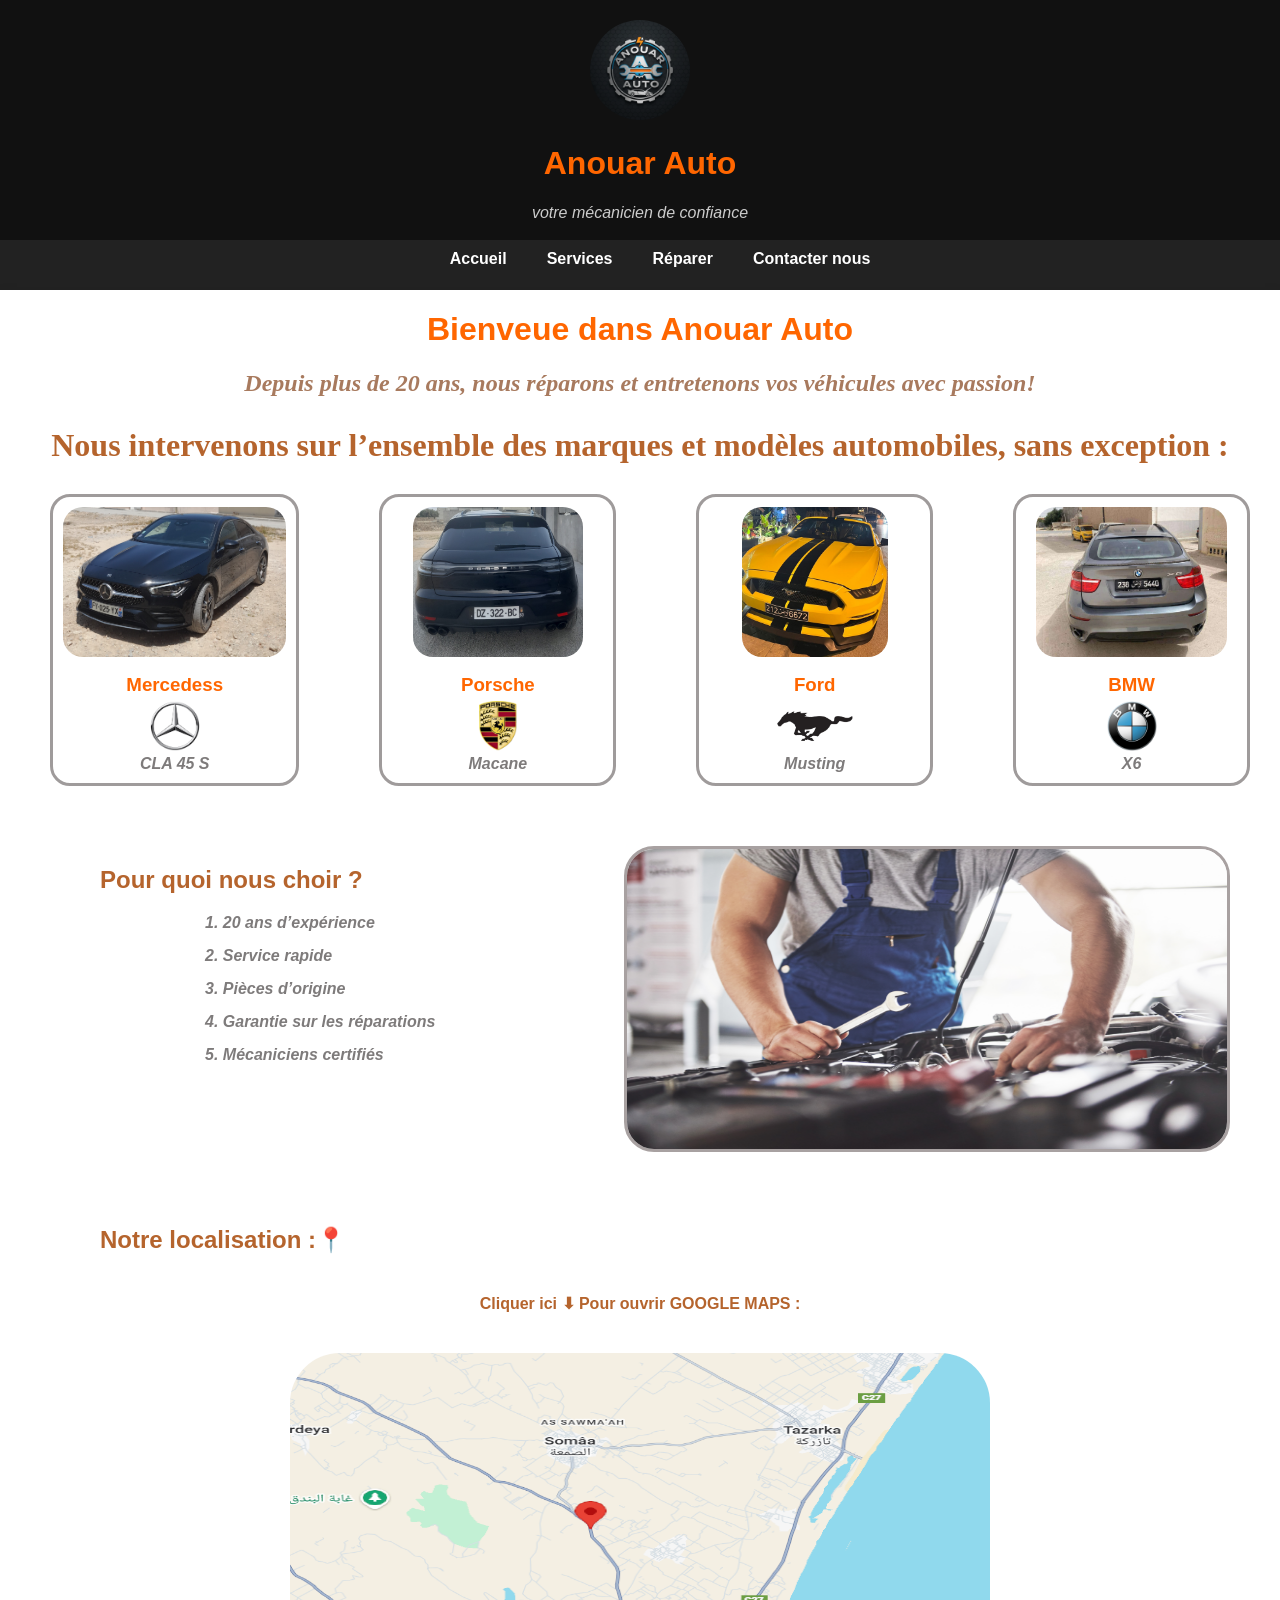
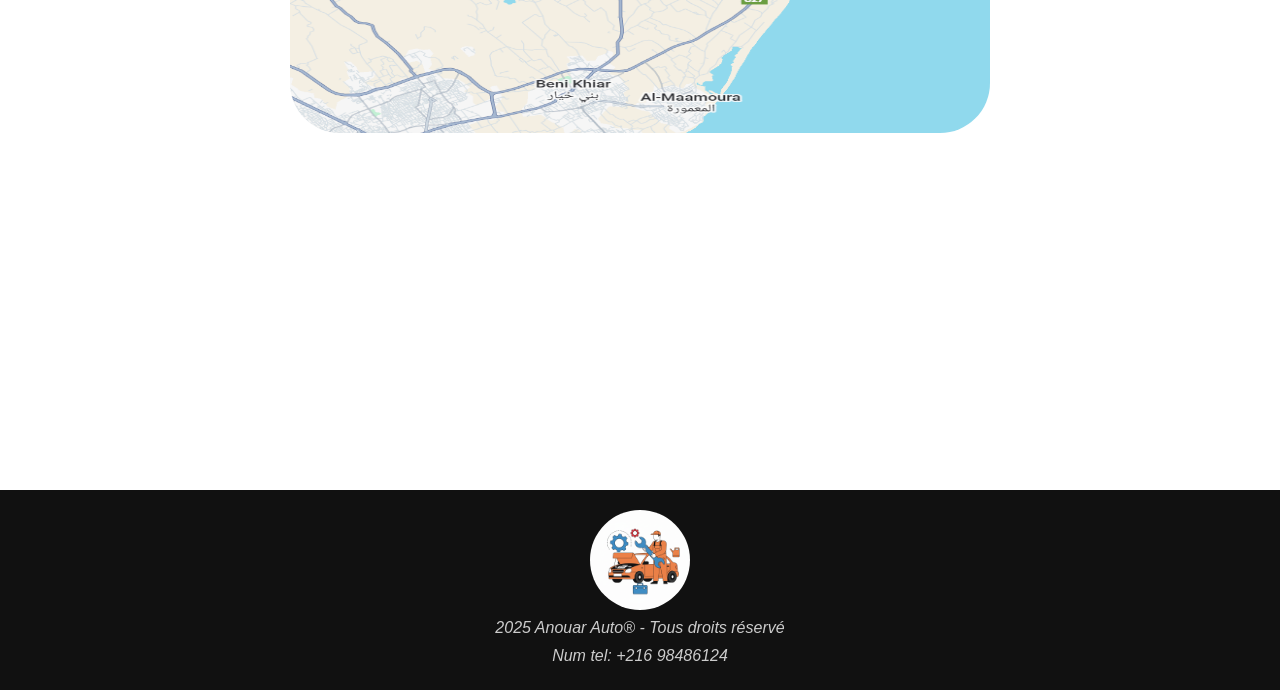
<file: index.html>
<!DOCTYPE html>
<html lang="en">
  <head>
    <meta charset="UTF-8" />
    <meta name="viewport" content="width=device-width, initial-scale=1.0" />
    <title>Anouar Auto</title>
    <link rel="icon" type="image/png" href="logoAnouarAuto.png" />
    <link rel="stylesheet" href="Pages/anwarauto.css" />
  </head>
  <body>
    <header>
      <img
        src="Pages/photos/logoAnouarAuto.png"
        alt="logo Anouar auto"
        class="logo"
      />
      <h1>Anouar Auto</h1>
      <p>votre mécanicien de confiance</p>
    </header>
    <nav>
      <ul>
        <li><a href="Pages/Acceuil.html" target="i">Accueil</a></li>
        <li><a href="Pages/Services.html" target="i">Services</a></li>
        <li><a href="Pages/Reparer.html" target="i">Réparer</a></li>
        <li><a href="Pages/Contact.html" target="i">Contacter nous</a></li>
      </ul>
    </nav>
    <main>
      <iframe
        src="Pages/Acceuil.html"
        frameborder="0"
        name="i"
        scrolling="no"
      ></iframe>
    </main>
    <footer>
      <div style="text-align: center">
        <div>
          <img
            class="imgfooter"
            src="Pages/photos/geminy icon 2.png"
            alt=""
            style="border-radius: 50%"
          />
        </div>
      </div>
      <p class="pfoot">2025 Anouar Auto® - Tous droits réservé</p>
      <p class="pfoot">Num tel: +216 98486124</p>
    </footer>
  </body>
</html>
</file>
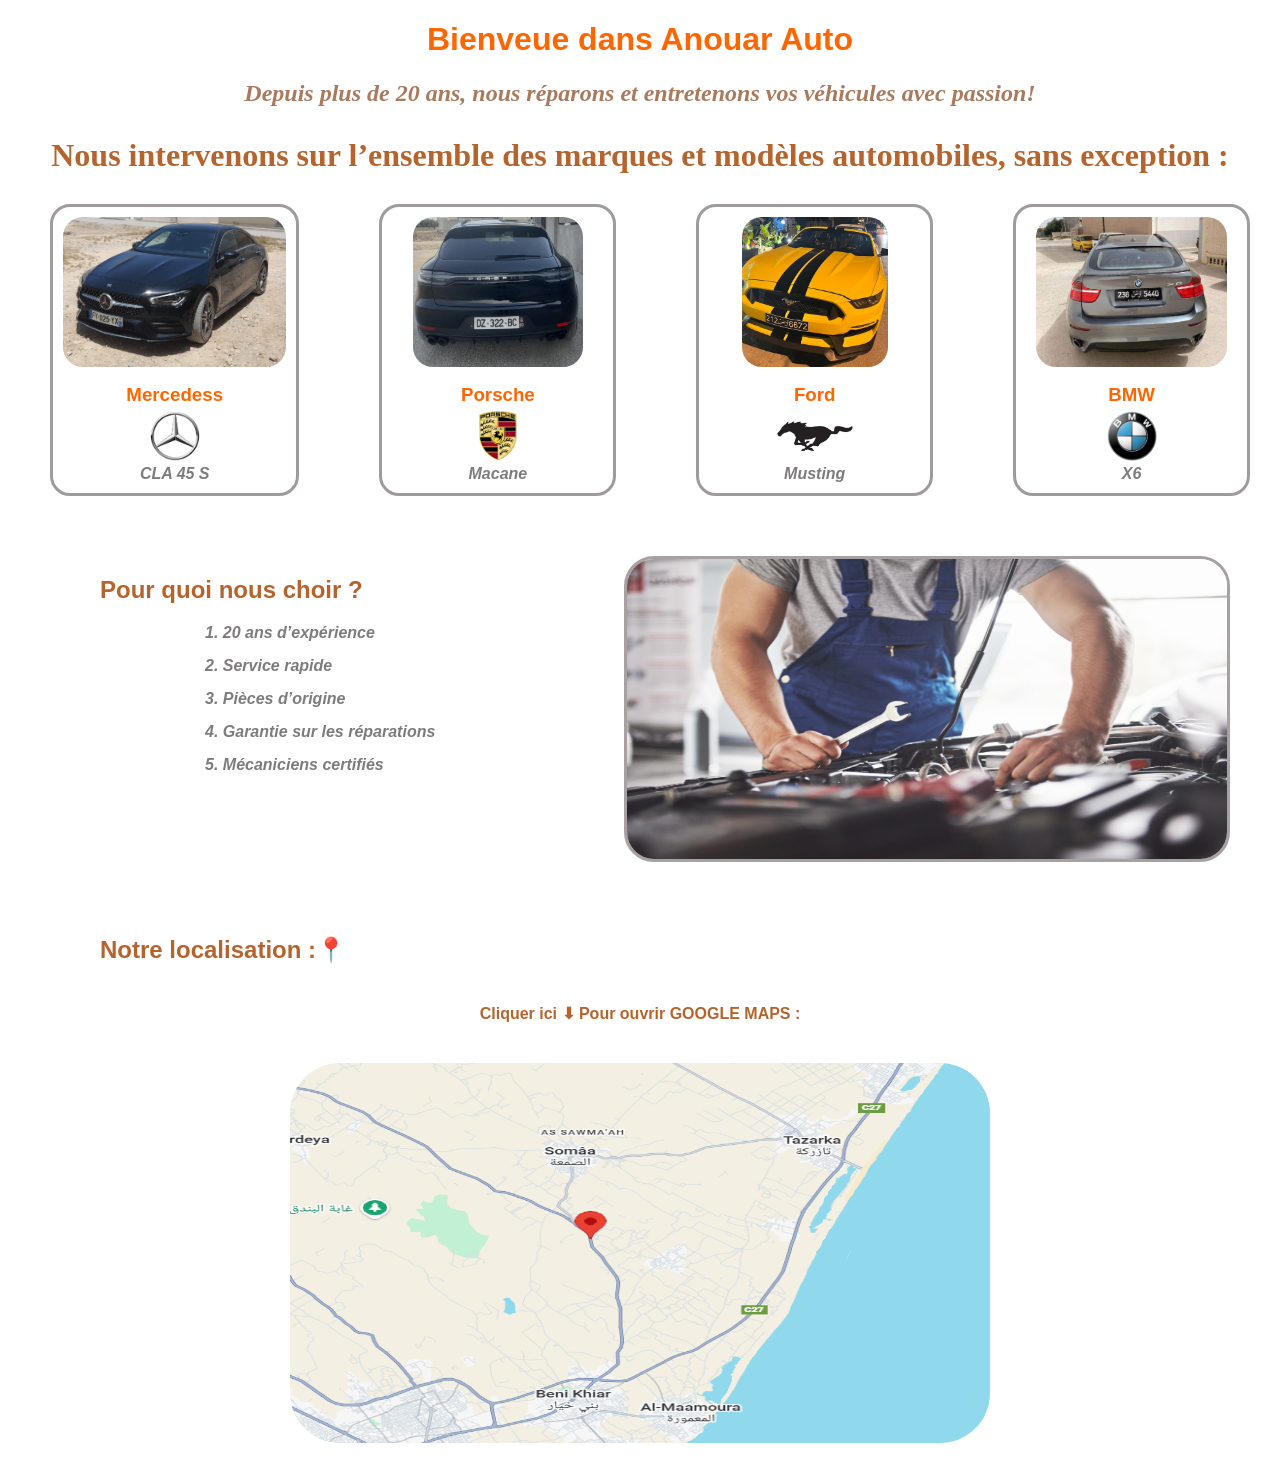
<file: Pages/Acceuil.html>
<!DOCTYPE html>
<html lang="en">
<head>
    <meta charset="UTF-8">
    <meta name="viewport" content="width=device-width, initial-scale=1.0">
    <title>acceuil</title>
    <link rel="stylesheet" href="anwarauto.css">
</head>
<body>
    <h1 class="aceuilh">Bienveue dans Anouar Auto</h1>
    <h2 class="acch2">Depuis plus de 20 ans, nous réparons et entretenons vos véhicules avec passion!</h2>
    <div>
        <h3 class="h3div">Nous intervenons sur l’ensemble des marques et modèles automobiles, sans exception :</h3>
        <div class="divacceuil">
            <div class="divimg">
                <img src="photos/mercedess mohamed.jpg" alt="mercedess" class="imgdiv">
                <h3 class="h3marque">Mercedess</h3>
                <img src="photos/5ec3e30358550c0004427741.png" alt="" class="logoMaeque"><br>
                <span class="divspan">CLA 45 S</span>
            </div>
            <div class="divimg">
                <img src="photos/porshe maher.jpg" alt="porsche" class="imgdiv">
                <h3 class="h3marque">Porsche</h3>
                <img src="photos/porschelogo.png" alt="" class="logoMaeque"><br>
                <span class="divspan">Macane</span>
            </div>
            <div class="divimg">
                <img src="photos/musting.jpg" alt="mercedess" class="imgdiv">
                <h3 class="h3marque">Ford</h3>
                <img src="photos/mustinglogo.png" alt="" class="logoMaeque"><br>
                <span class="divspan">Musting</span>
            </div>
            <div class="divimg">
                <img src="photos/bmw1.1.jpg" alt="mercedess" class="imgdiv">
                <h3 class="h3marque">BMW</h3>
                <img src="photos/logobmwww.png" alt="" class="logoMaeque"><br>
                <span class="divspan">X6</span>
            </div>
        </div>
    </div>
    <section class="sec1">
        <div class="divsec" id="divsec">
            <h2 style="margin-left: 50px; color: #b5642d;">Pour quoi nous choir ?</h2>
            <ol type="1">
                <li class="pourquoi">20 ans d’expérience</li>
                <li class="pourquoi">Service rapide</li>
                <li class="pourquoi">Pièces d’origine</li>
                <li class="pourquoi">Garantie sur les réparations</li>
                <li class="pourquoi">Mécaniciens certifiés</li>
            </ol>
        </div>
        <div class="divsec" >
            <article id="arttrvail">
                <img src="photos/travailleur-moteur 2.jpg" alt="" id="travailleur">
            </article>
        </div>
    </section>
    
    <section class="sec2">
        <h2 style="margin-left: 100px; color: #b5642d;">Notre localisation :📍</h2>
        <article class="map">
            <caption >
                <a href="https://maps.app.goo.gl/7tMhXx2qXz3sbnop9" target="_blank" style="display: block;text-decoration: none;">
                    <span style="color:#b5642d;font-weight: bolder;" >Cliquer ici ⬇ Pour ouvrir GOOGLE MAPS :</span>
                </a>
            </caption>
            <div>
                <a href="https://maps.app.goo.gl/7tMhXx2qXz3sbnop9" target="_blank">
                    <img src="photos/Capture d'écran 2025-11-20 222851.png" alt="" >
                </a>
            </div>
        </article>
    </section>

    
</body>
</html>
</file>
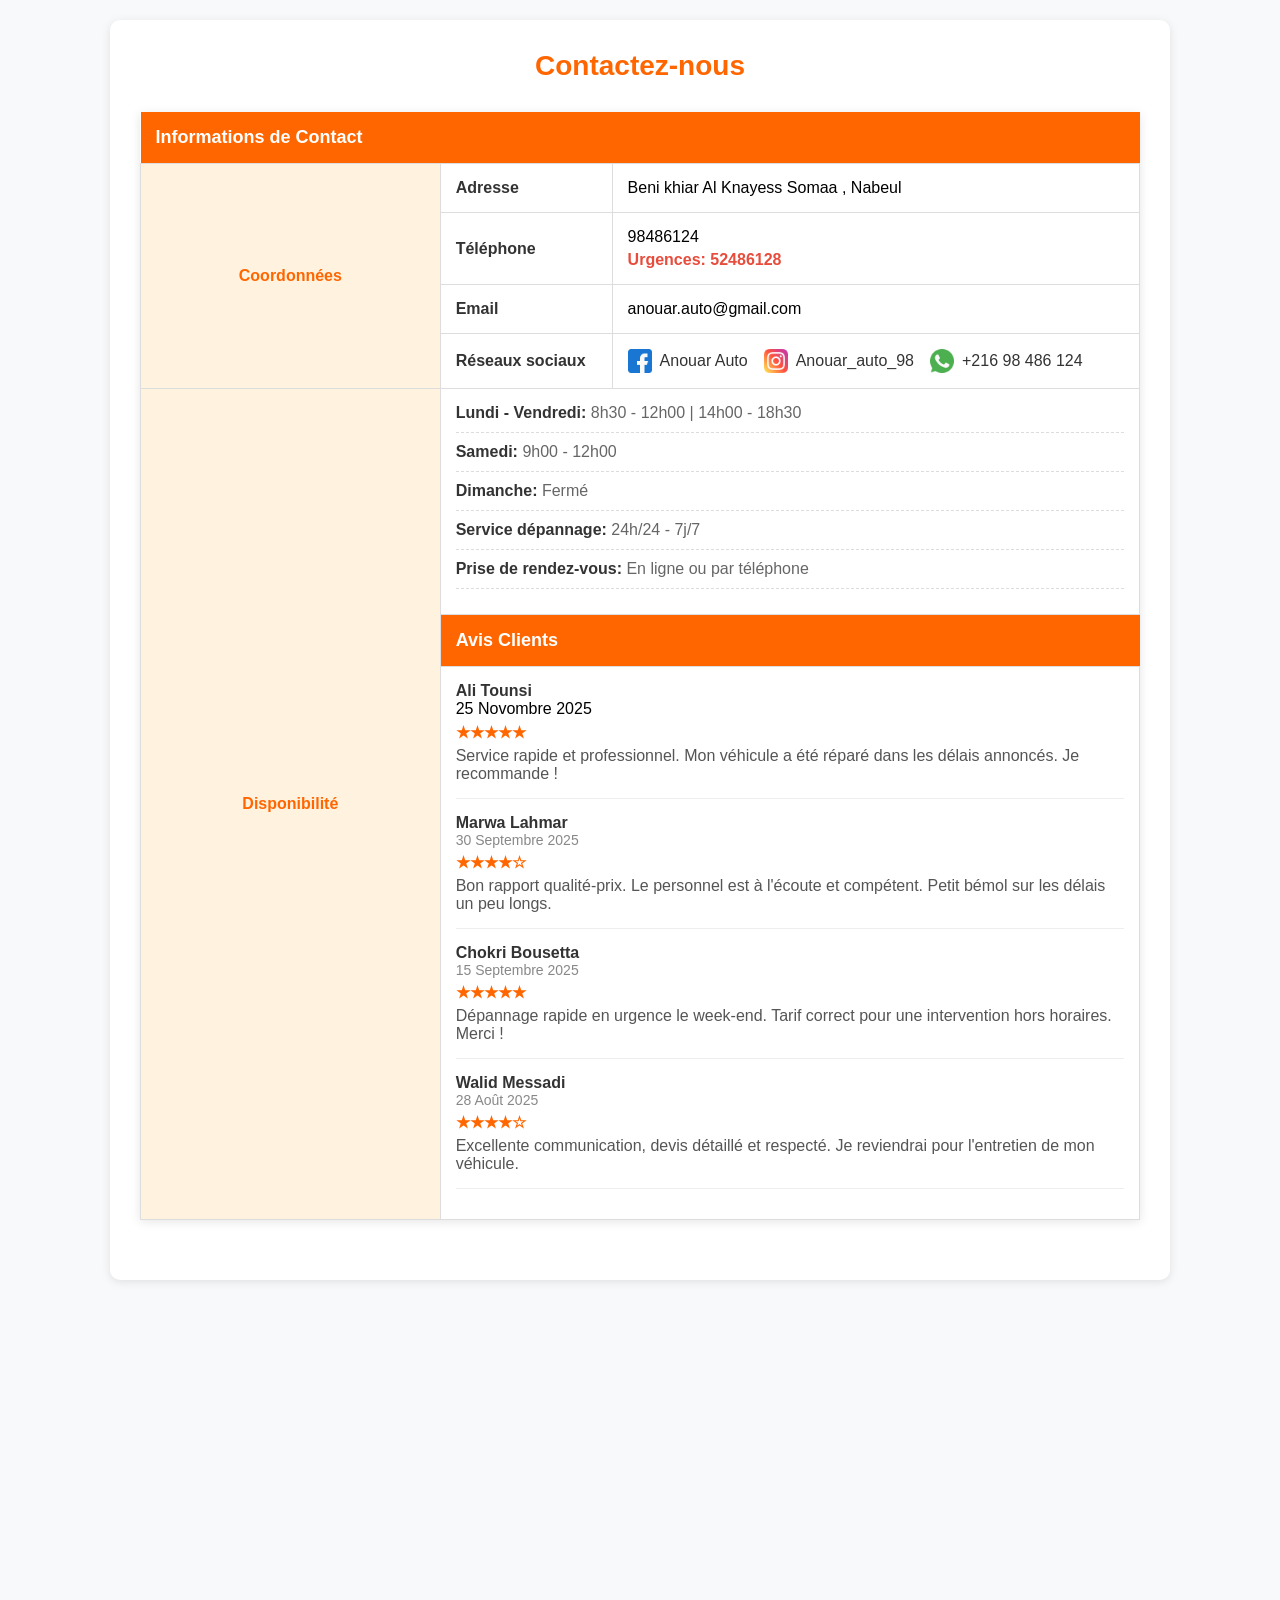
<file: Pages/Contact.html>
<!DOCTYPE html>
<html lang="fr">
  <head>
    <meta charset="UTF-8" />
    <meta name="viewport" content="width=device-width, initial-scale=1.0" />
    <title>Contact - Garage Auto</title>
    <link rel="stylesheet" href="contact.css" />
  </head>
  <body>
    <div class="conteneur">
      <h1>Contactez-nous</h1>

      <table class="tableau">
        <tr>
          <th colspan="3">Informations de Contact</th>
        </tr>
        <tr>
          <td rowspan="4" width="30%" class="titre">Coordonnées</td>
          <td class="mo3tayett">Adresse</td>
          <td>Beni khiar Al Knayess Somaa , Nabeul</td>
        </tr>
        <tr>
          <td class="mo3tayett">Téléphone</td>
          <td>
            <div class="noumrou">98486124</div>
            <div class="urgent">Urgences: 52486128</div>
          </td>
        </tr>
        <tr>
          <td class="mo3tayett">Email</td>
          <td>anouar.auto@gmail.com</td>
        </tr>
        <tr>
          <td class="mo3tayett">Réseaux sociaux</td>
          <td>
            <div class="social-media">
              <a
                href="https://www.facebook.com/Anouar_auto_05"
                target="_blank"
                class="lien"
              >
                <img src="photos/fb.png" alt="Facebook" class="imgtawasol" />
                <span>Anouar Auto </span>
              </a><br>
              <a
                href="https://www.instagram.com/Anouar_auto_05"
                target="_blank"
                class="lien"
              >
                <img src="photos/ig.png" alt="Instagram" class="imgtawasol" />
                <span>Anouar_auto_98</span>
              </a><br>
              <a href="https://wa.me/98486124" target="_blank" class="lien">
                <img src="photos/wats.png" alt="WhatsApp" class="imgtawasol" />
                <span>+216 98 486 124</span>
              </a>
            </div>
          </td>
        </tr>

        <tr>
          <td rowspan="5" class="titre">Disponibilité</td>
          <td colspan="2">
            <div class="disponibilité">
              <span class="le-jour">Lundi - Vendredi:</span>
              <span class="lheure">8h30 - 12h00 | 14h00 - 18h30</span>
            </div>
            <div class="disponibilité">
              <span class="le-jour">Samedi:</span>
              <span class="lheure">9h00 - 12h00</span>
            </div>
            <div class="disponibilité">
              <span class="le-jour">Dimanche:</span>
              <span class="lheure">Fermé</span>
            </div>
            <div class="disponibilité">
              <span class="le-jour">Service dépannage:</span>
              <span class="lheure">24h/24 - 7j/7</span>
            </div>
            <div class="disponibilité">
              <span class="le-jour">Prise de rendez-vous:</span>
              <span class="lheure">En ligne ou par téléphone</span>
            </div>
          </td>
        </tr>

        <tr>
          <th colspan="3">Avis Clients</th>
        </tr>

        <tr>
          <td colspan="3">
            <div class="raiek">
              <div class="client">Ali Tounsi</div>
              <div class="review-date">25 Novombre 2025</div>
              <div class="njoum">★★★★★</div>
              <div class="avis">
                Service rapide et professionnel. Mon véhicule a été réparé dans
                les délais annoncés. Je recommande !
              </div>
            </div>

            <div class="raiek">
              <div class="client">Marwa Lahmar</div>
              <div class="date">30 Septembre 2025</div>
              <div class="njoum">★★★★☆</div>
              <div class="avis">
                Bon rapport qualité-prix. Le personnel est à l'écoute et
                compétent. Petit bémol sur les délais un peu longs.
              </div>
            </div>

            <div class="raiek">
              <div class="client">Chokri Bousetta</div>
              <div class="date">15 Septembre 2025</div>
              <div class="njoum">★★★★★</div>
              <div class="avis">
                Dépannage rapide en urgence le week-end. Tarif correct pour une
                intervention hors horaires. Merci !
              </div>
            </div>

            <div class="raiek">
              <div class="client">Walid Messadi</div>
              <div class="date">28 Août 2025</div>
              <div class="njoum">★★★★☆</div>
              <div class="avis">
                Excellente communication, devis détaillé et respecté. Je
                reviendrai pour l'entretien de mon véhicule.
              </div>
            </div>
          </td>
        </tr>
      </table>
    </div>
  </body>
</html>
</file>
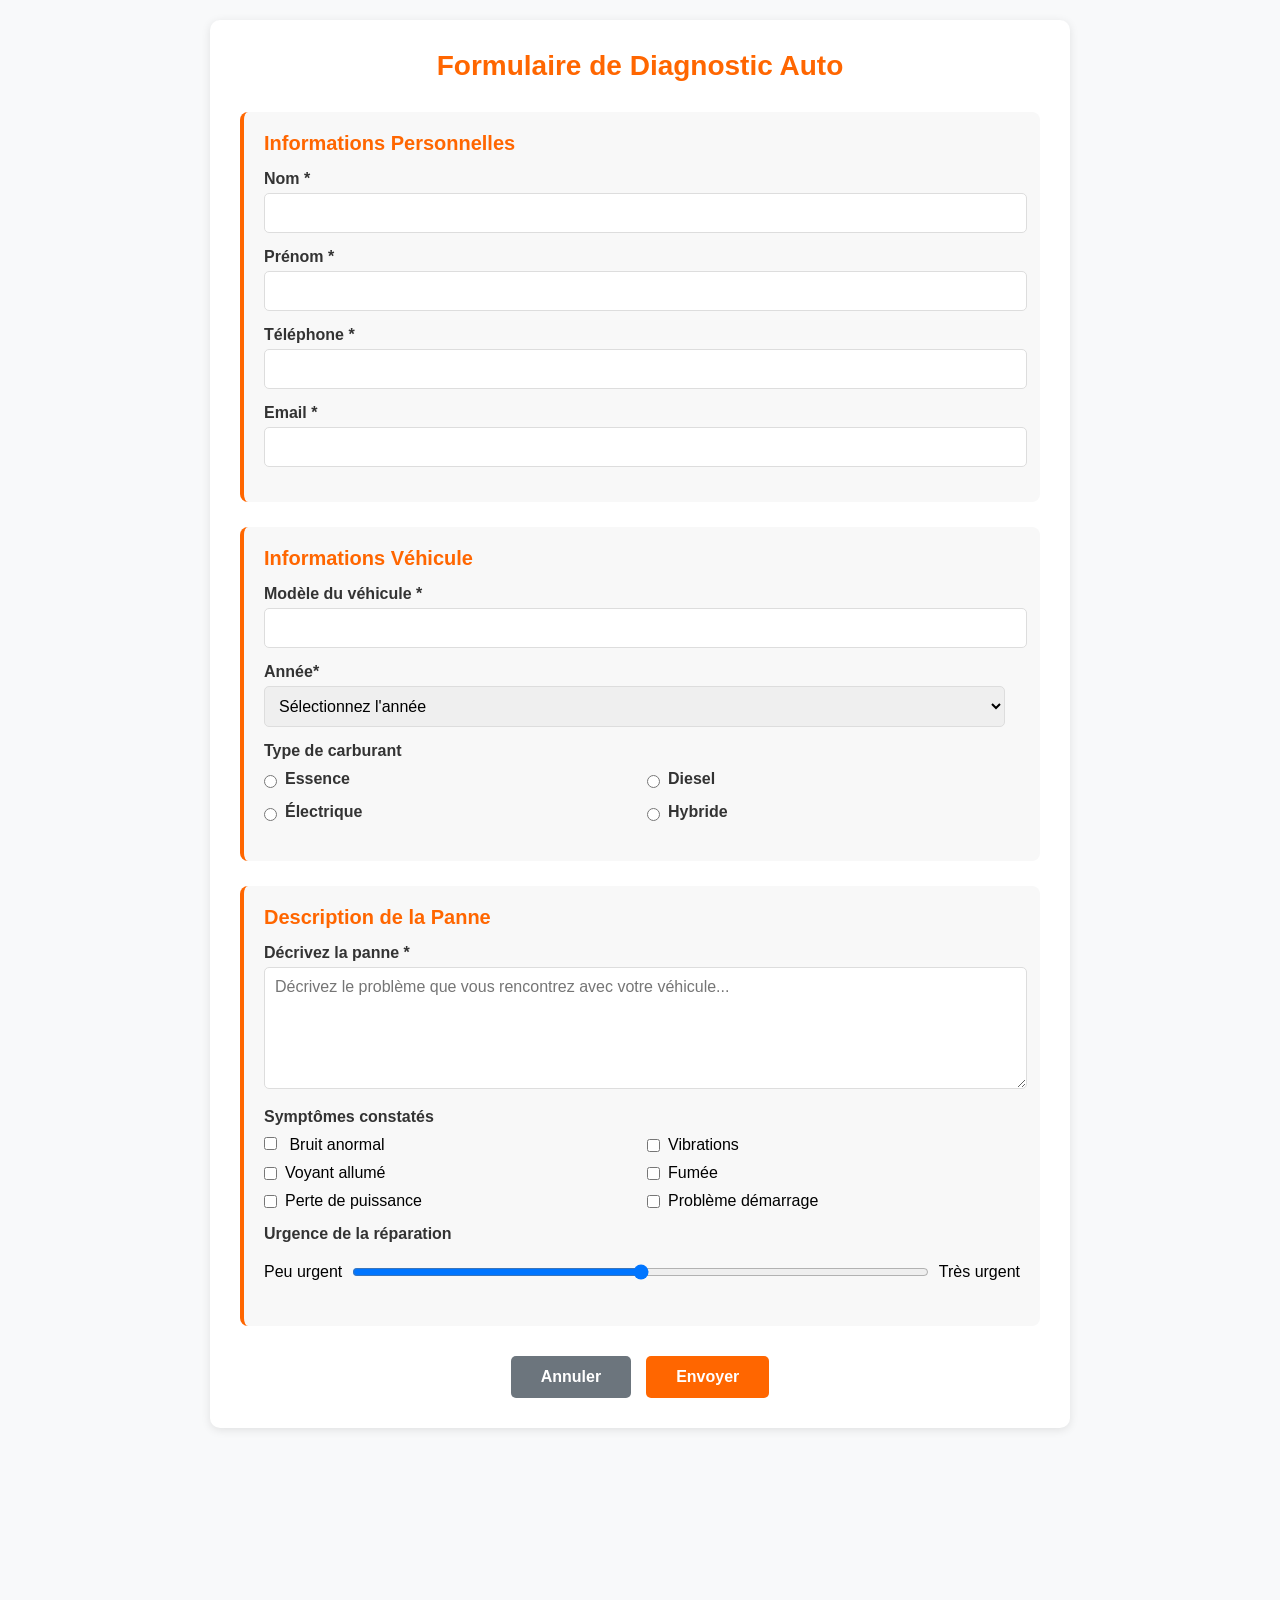
<file: Pages/Reparer.html>
<!DOCTYPE html>
<html lang="fr">
<head>
    <meta charset="UTF-8">
    <meta name="viewport" content="width=device-width, initial-scale=1.0">
    <title>Réparer</title>
    <style>
        * { margin: 0;
            padding: 0;
            font-family: Arial;
        }

        body {background: #f8f9fa;
            padding: 20px;
            min-height: 200vh;
        }
        
        .granddiv { 
            max-width: 800px; 
            margin: 0 auto; 
            background: white; 
            padding: 30px; 
            border-radius: 10px; 
            box-shadow: 0 2px 10px rgba(0,0,0,0.1);
        }
        
        h1 { 
            color: #ff6600; 
            text-align: center; 
            margin-bottom: 30px; 
            font-size: 28px;
        }
        
        .formulaire {     
            margin-bottom: 25px; 
            padding: 20px; 
            background: #f8f8f8; 
            border-radius: 8px;
            border-left: 4px solid #ff6600;
        }
        
        h2 { 
            color: #ff6600; 
            margin-bottom: 15px; 
            font-size: 20px;
        }
        
        .divgroup{ 
            margin-bottom: 15px; 
        }
        
        label { 
            display: block; 
            margin-bottom: 5px; 
            font-weight: bold; 
            color: #333;
        }
        
        input, select, textarea { 
            width: 98%; 
            padding: 10px; 
            border: 1px solid #ddd; 
            border-radius: 5px; 
            font-size: 16px;
        }
        
        input:focus, select:focus, textarea:focus { 
            border-color: #ff6600; 
            outline: none; /*bech ytbdl couleur l bordure*/

        }
        
        .divradio, .divcheckbox { 
            display: grid; 
            grid-template-columns: 1fr 1fr; 
            gap: 10px; 
            margin-top: 10px;
        }
        
        .radios, .checkboxs { 
            display: flex; 
            align-items: center;
        }
        
        input[type="radio"], input[type="checkbox"] { 
            width: auto; 
            margin-right: 8px;
        }
        
        .divrang{ 
            display: flex; 
            align-items: center; 
            gap: 10px; 
            margin-top: 10px;
        }
        
        input[type="range"] { 
            flex: 1; /*ye5ou l'espace lmawjoud lkol*/
        }
        
        
        textarea { 
            min-height: 100px; 
            resize: vertical;
        }
        
        .les-boutons { 
            display: flex; 
            gap: 15px; 
            justify-content: center; 
            margin-top: 30px;
        }
        
        button { 
            padding: 12px 30px; 
            border: none; 
            border-radius: 5px; 
            font-size: 16px; 
            font-weight: bold; 
            cursor: pointer;
        }
        
        .sub{ 
            background: #ff6600; 
            color: white;
        }
        
        .reset { 
            background: #6c757d; 
            color: white;
        }
        
    </style>
</head>
<body>
    <div class="granddiv">
        <h1>Formulaire de Diagnostic Auto</h1>
        
        <form action="" method="post">

            <div class="formulaire">
                <h2>Informations Personnelles</h2>
                
                <div class="divgroup">
                    <label>Nom *</label>
                    <input type="text" required>
                </div>
                
                <div class="divgroup">
                    <label>Prénom *</label>
                    <input type="text" required>
                </div>
                
                <div class="divgroup">
                    <label>Téléphone *</label>
                    <input type="tel" required>
                </div>
                
                <div class="divgroup">
                    <label>Email *</label>
                    <input type="email" required>
                </div>
            </div>

            <div class="formulaire">
                <h2>Informations Véhicule</h2>
                <div class="divgroup">
                    <label>Modèle du véhicule *</label>
                    <input type="text" required>
                </div>
                
                <div class="divgroup">
                    <label>Année*</label>
                    <select required>
                        <option value="">Sélectionnez l'année</option>
                        <option>après 2020</option>
                        <option>après 2018</option>
                        <option>après 2015</option>
                        <option>après 2010</option>
                        <option>après 2005</option>
                        <option>Avant avant 2005</option>
                    </select>
                </div>
                
                <div class="divgroup">
                    <label>Type de carburant</label>
                    <div class="divradio">
                           <div class="radios">
                            <input type="radio" name="fuel" id="r1"><label for="r1">Essence</label> 
                        </div>
                        <div class="radios">
                            <input type="radio" name="fuel"id="r2"> <label for="">Diesel</label>
                        </div>
                        <div class="radios">
                            <input type="radio" name="fuel"id="r3"><label for="">Électrique</label> 
                        </div>
                        <div class="radios">
                            <input type="radio" name="fuel" id="r4"><label for=""> Hybride</label>
                        </div>
                    </div>
                </div>
            </div>
            <div class="formulaire">
                <h2>Description de la Panne</h2>
                
                <div class="divgroup">
                    <label>Décrivez la panne *</label>
                    <textarea placeholder="Décrivez le problème que vous rencontrez avec votre véhicule..." required></textarea>
                </div>
                
                <div class="divgroup">
                    <label>Symptômes constatés</label>
                    <div class="divcheckbox">
                        <div class="checkbox-option">
                            <input type="checkbox"> Bruit anormal
                        </div>
                        <div class="checkboxs">
                            <input type="checkbox"> Vibrations
                        </div>
                        <div class="checkboxs">
                            <input type="checkbox"> Voyant allumé
                        </div>
                        <div class="checkboxs">
                            <input type="checkbox"> Fumée
                        </div>
                        <div class="checkboxs">
                            <input type="checkbox"> Perte de puissance
                        </div>
                        <div class="checkboxs">
                            <input type="checkbox"> Problème démarrage
                        </div>
                    </div>
                </div>
                
                <div class="divgroup">
                    <label>Urgence de la réparation</label>
                    <div class="divrang">
                        Peu urgent<input type="range" min="1" max="5" value="3">Très urgent
                    </div>
                </div>
            </div>
            <div class="les-boutons">
                <button type="reset" class="reset">Annuler</button>
                <button type="submit" class="sub">Envoyer</button>
            </div>
        </form>
    </div>
</body>
</html>
</file>
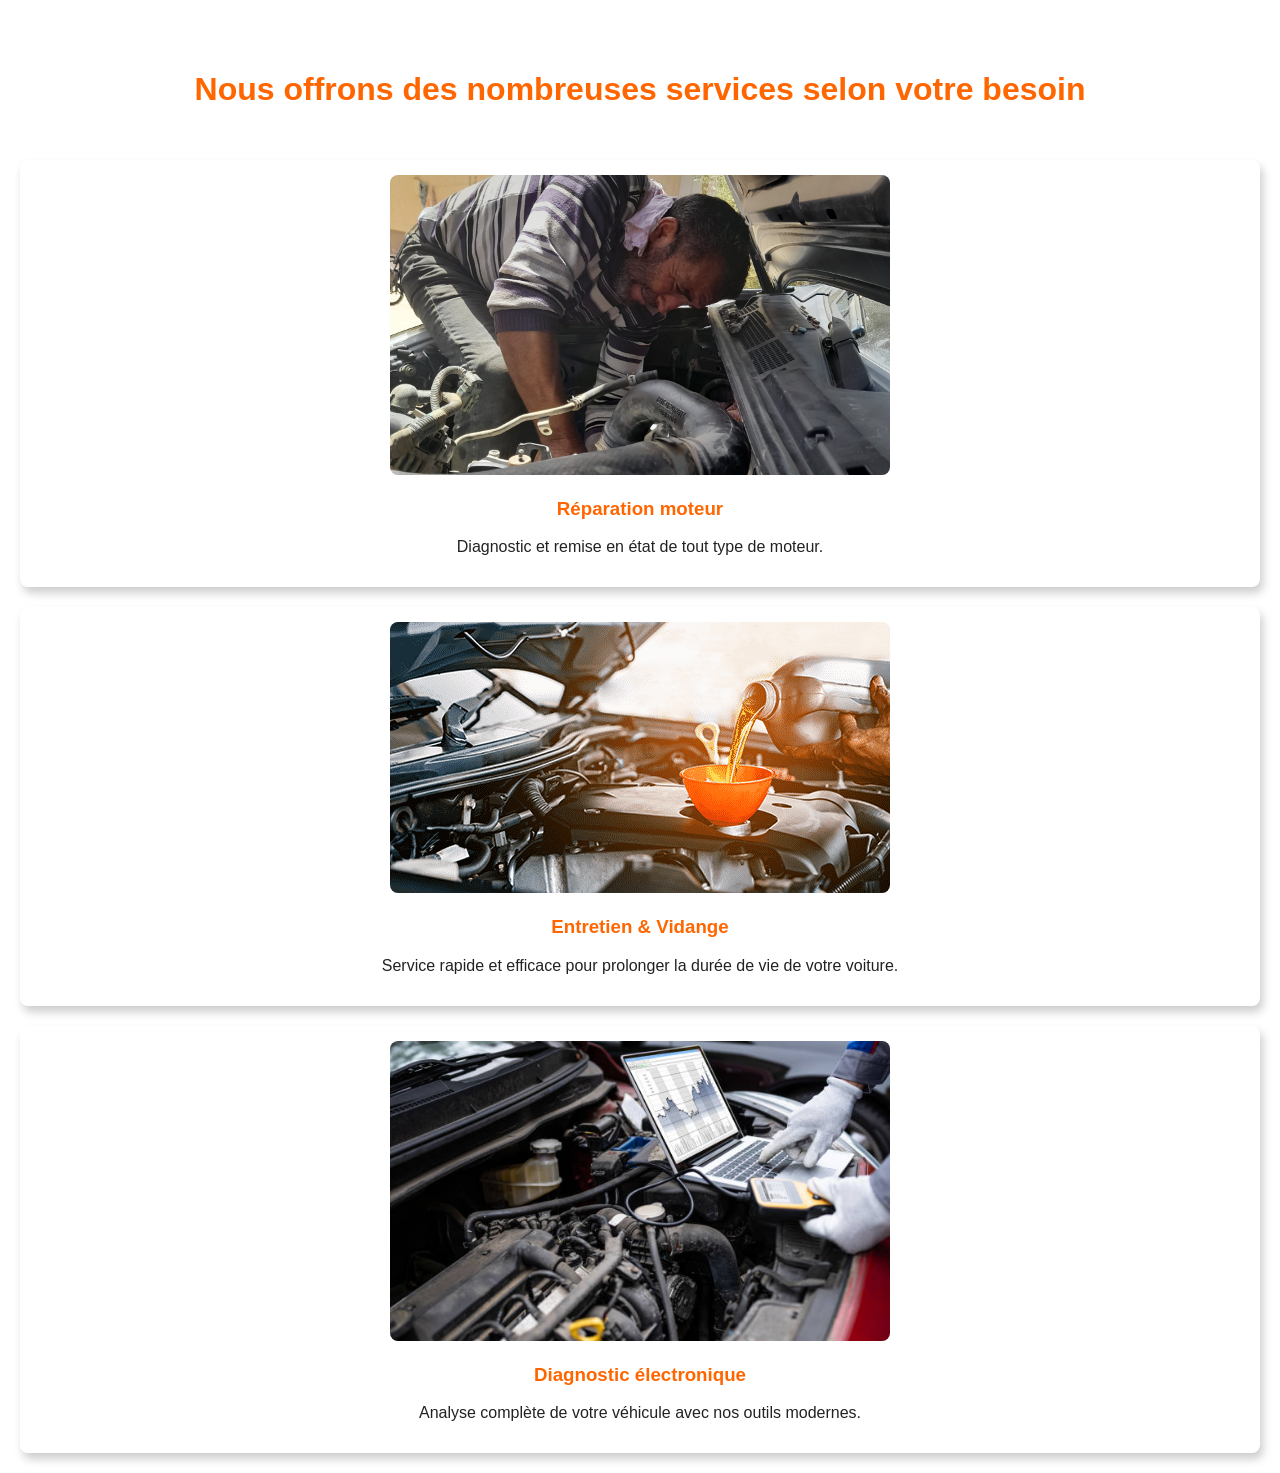
<file: Pages/Services.html>
<!DOCTYPE html>
<html lang="en">
<head>
    <meta charset="UTF-8">
    <meta name="viewport" content="width=device-width, initial-scale=1.0">
    <title>services</title>
    <link rel="stylesheet" href="anwarauto.css">
</head>
<body style="background-color: white;">

    <header style="background-color: white; margin: 0px;height: 100px;">
        <h1 style="padding-top: 30px;">
            Nous offrons des nombreuses services selon votre besoin 
        </h1>
    </header>

    <section id="services" class="page" style="background-color: white;margin: 0px;">

      <div class="divservice">

        <div class="service">
          <img src="photos/moteur.jpg" alt="">
          <h3>Réparation moteur</h3>
          <p>Diagnostic et remise en état de tout type de moteur.</p>
        </div>

        <div class="service">
          <img src="photos/vidange.png" alt="">
          <h3>Entretien & Vidange</h3>
          <p>Service rapide et efficace pour prolonger la durée de vie de votre voiture.</p>
        </div>
        
        <div class="service">
          <img src="photos/diag.jpg" alt="">
          <h3>Diagnostic électronique</h3>
          <p>Analyse complète de votre véhicule avec nos outils modernes.</p>
        </div>

      </div>

    </section>

</body>
</html>
</file>
<file: Pages/anwarauto.css>
body {
  margin: 0;
  font-family: "Segoe UI", Tahoma, sans-serif;
  background: #f4f4f4;
  color: #222;
}
h1,
h2,
h3 {
  color: #ff6600;
}
/*header*/
header {
  text-align: center;
  background-color: #111;
  color: white;
  padding: 20px;
  height: 200px;
}
header .logo {
  width: 100px;
}
.logo {
  border-radius: 50%;
}
header p {
  font-style: italic;
  color: #ccc;
}

/*navigation*/
nav {
  background-color: #222;
  height: 50px;
}
nav ul {
  justify-content: center;
  list-style: none;
  margin: 0px;
  display: flex;
}

nav ul li {
  margin: 10px 20px;
}
nav ul li a {
  color: white;
  text-decoration: none;
  font-weight: bold;
}

nav ul li a:hover {
  color: #ff6600;
}
nav ul li a:active {
  color: #ff0000;
}

/*footer*/
footer {
  background-color: #111;
  height: 200px;
}
.pfoot {
  font-style: italic;
  color: #ccc;
  text-align: center;
  padding: 5px;
  margin: 0;
}
.imgfooter {
  border-radius: 50%;
  width: 100px;
  height: 100px;
  margin-top: 20px;
}

.aceuilh {
  text-align: center;
}
main {
  flex: 1;
  width: 100%;
  height: 200vh;
  background-color: white;
  box-shadow: 0 0 10px rgba(0, 0, 0, 0.05);
}
iframe {
  width: 100%;
  height: 100%;
  position: sticky;
  border: none;
  display: block;
}
.acch2 {
  color: #a87a5e;
  text-align: center;
  font-style: italic;
  font-weight: bolder;
  font-family: serif;
}

/*div*/
.imgdiv {
  height: 150px;
  border-radius: 20px;
  margin: 10px;
  flex: 1;
}
.divimg {
  border: #9f9b9b;
  border-radius: 20px;
  border-style: solid;
  text-align: center;
  width: 250px;
  margin-left: 40px;
  margin-right: 40px;
  padding-bottom: 10px;
  transition: transform 0.3s ease;
}
.divimg:hover {
  transform: scale(1.1);
}
.divacceuil {
  display: flex;
  width: 100%;
  margin: 10px;
  justify-content: center;
}
.h3div {
  text-align: center;
  margin: 30px;
  color: #b5642d;
  font-weight: bolder;
  font-family: "Times New Roman", Times, serif;
  font-size: xx-large;
}
.divspan {
  color: #7e7b7b;
  font-style: italic;
  font-weight: bolder;
  margin-top: 0px;
}
.h3marque {
  margin-top: 3px;
  margin-bottom: 5px;
}
.logoMaeque {
  height: 50px;
  width: 50ox;
}
.pourquoi {
  font-weight: bold;
  font-style: italic;
  font-family: sans-serif;
  margin: 15px;
  color: #7e7b7b;
  transition: transform 0.3s ease;
}
ol {
  margin-left: 100px;
  list-style-position: inside;
}
.pourquoi:hover {
  color: #222;
  transform: scale("1.2");
}
.sec1 {
  display: flex;
}
#travailleur {
  height: 300px;
  width: 600px;
  border-radius: 30px;
  border-style: solid;
  border-color: #a8a1a1;
}
.arttrvail {
  margin: 50px;
}

.divsec {
  margin: 50px;
}
#divsec {
  width: 500px;
}

.map {
  text-align: center;
  padding: 20px;
}

/*map*/
.map div {
  border-radius: 50px;
  margin-top: 20px;
  width: 700px;
  height: 400px;
  overflow: hidden;
  display: inline-block;
}
.map img:hover {
  transform: scale(1.7);
}

.map div img {
  border-radius: 50px;
  width: 700px;
  height: 400px;
  margin-top: 20px;
  transition: transform 0.6s ease;
}

/*service*/
.divservice {
  display: grid;
  gap: 20px;
  margin: 20px;
}

.service {
  background-color: white;
  border-radius: 8px;
  box-shadow: 3px 6px 10px rgba(0, 0, 0, 0.2);
  padding: 15px;
  text-align: center;
}

.service img {
  width: 500px;
  border-radius: 8px;
  max-height: 300px;
  object-fit: cover;
  transition: transform 0.3s ease;
}
.service img:hover {
  transform: scale(1.05);
}
body {
  background-color: #ffffffa0;
}
</file>
<file: Pages/contact.css>
* {
  margin: 0;
  padding: 0;
  font-family: Arial, sans-serif;
}
body {
  background: #f8f9fa;
  padding: 20px;
  min-height: 195vh;
}

.conteneur {
  max-width: 1000px;
  margin: 0 auto;
  background: white;
  padding: 30px;
  border-radius: 10px;
  box-shadow: 0 2px 10px rgba(0, 0, 0, 0.1);
}

h1 {
  color: #ff6600;
  text-align: center;
  margin-bottom: 30px;
  font-size: 28px;
}

.tableau {
  width: 100%;
  border-collapse: collapse;
  margin: 30px 0;
  box-shadow: 0 2px 10px rgba(0, 0, 0, 0.1);
}

.tableau th {
  background-color: #ff6600;
  color: white;
  padding: 15px;
  text-align: left;
  font-size: 18px;
}

.tableau td {
  padding: 15px;
  border: 1px solid #ddd;
}

.titre {
  background-color: #fff3e0;
  font-weight: bold;
  color: #ff6600;
  font-size: 16px;
  text-align: center;
}

.noumrou {
  margin-bottom: 5px;
}

.mo3tayett {
  font-weight: bold;
  color: #333;
}

.urgent {
  color: #e74c3c;
  font-weight: bold;
}


.social-media {
  display: flex;
  gap: 8px;
}
.lien {
  display: flex;
  align-items: center;
  text-decoration: none;
  color: #333;
}

.lien:hover {
  opacity: 0.7;
}

.imgtawasol {
  width: 24px;
  height: 24px;
  margin-right: 8px;
}

.disponibilité {
  margin-bottom: 10px;
  padding-bottom: 10px;
  border-bottom: 1px dashed #ddd;
}
.le-jour {
  font-weight: bold;
  color: #333;
}

.lheure {
  color: #666;
}

.raiek {
  margin-bottom: 15px;
  padding-bottom: 15px;
  border-bottom: 1px solid #eee;
}

.client {
  font-weight: bold;
  color: #333;
}

.date {
  color: #888;
  font-size: 14px;
}

.avis {
  margin-top: 5px;
  color: #555;
}

.njoum {
  color: #ff6600;
  font-weight: bold;
  margin-top: 5px;
}
</file>
